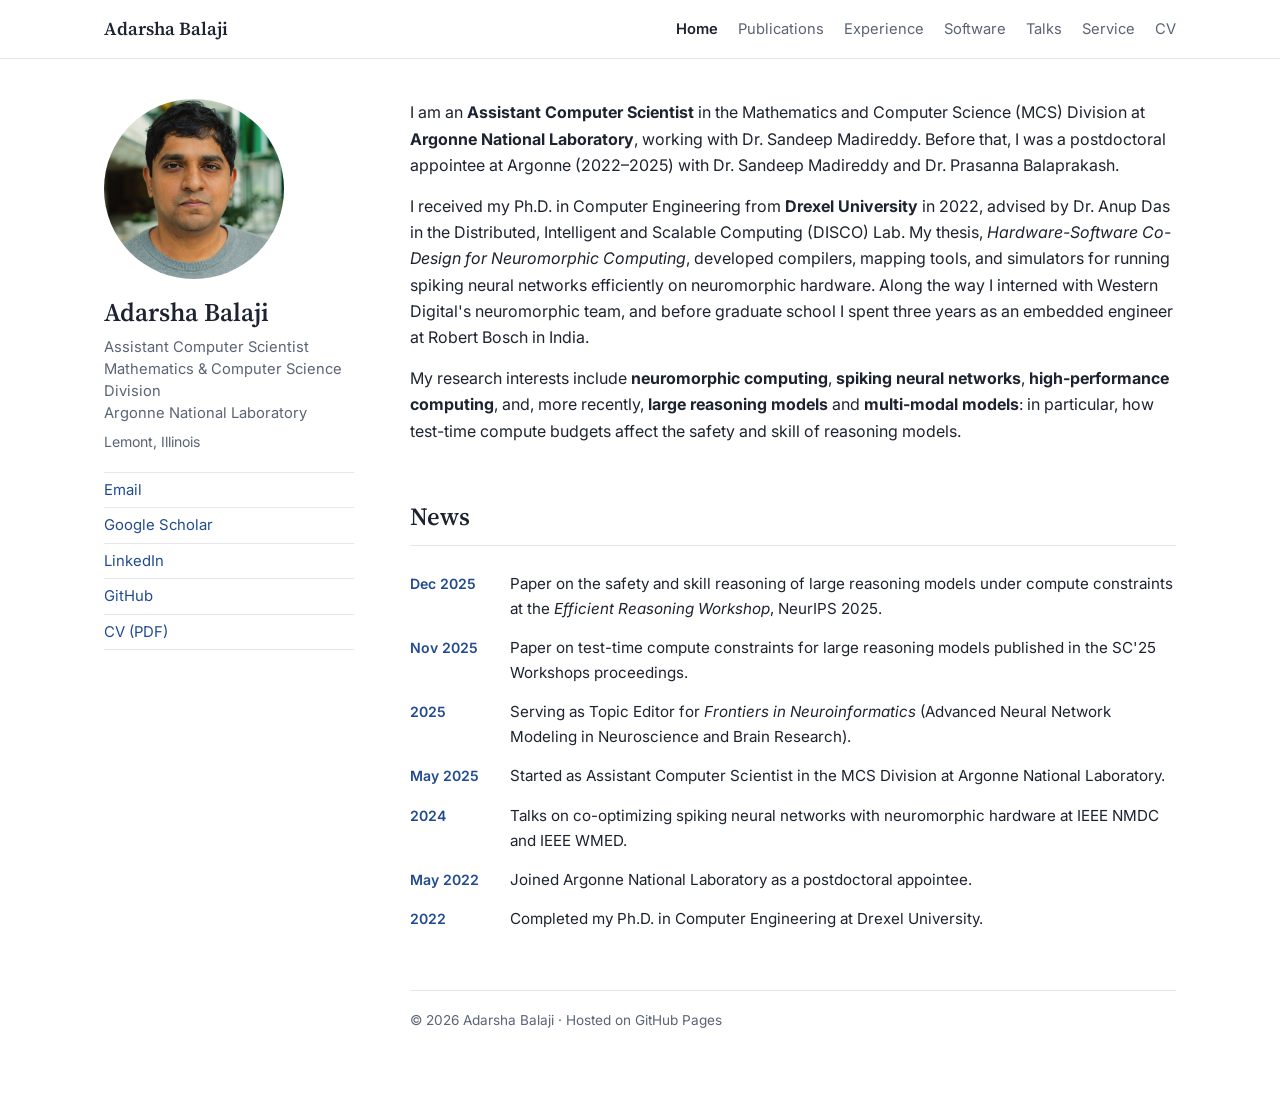
<file: index.html>
<!doctype html>
<html lang="en">
<head>
  <meta charset="utf-8">
  <meta name="viewport" content="width=device-width, initial-scale=1">
  <title>Adarsha Balaji · Argonne National Laboratory</title>
  <meta name="description" content="Adarsha Balaji is an Assistant Computer Scientist at Argonne National Laboratory working on neuromorphic computing, spiking neural networks, HPC, and reasoning models.">
  <meta property="og:title" content="Adarsha Balaji">
  <meta property="og:description" content="Assistant Computer Scientist, Mathematics and Computer Science Division, Argonne National Laboratory.">
  <meta property="og:type" content="website">
  <link rel="icon" href="data:image/svg+xml,<svg xmlns='http://www.w3.org/2000/svg' viewBox='0 0 100 100'><rect width='100' height='100' rx='20' fill='%23224b8f'/><text x='50' y='66' font-size='48' fill='white' text-anchor='middle' font-family='Georgia,serif'>AB</text></svg>">
  <link rel="preconnect" href="https://fonts.googleapis.com">
  <link rel="preconnect" href="https://fonts.gstatic.com" crossorigin>
  <link href="https://fonts.googleapis.com/css2?family=Inter:wght@400;500;600&family=Source+Serif+4:opsz,wght@8..60,500;8..60,600&display=swap" rel="stylesheet">
  <link rel="stylesheet" href="assets/style.css">
</head>
<body>

<header class="topbar">
  <div class="topbar-inner">
    <a class="brand" href="index.html">Adarsha Balaji</a>
    <nav>
      <a href="index.html" class="active">Home</a>
      <a href="publications.html">Publications</a>
      <a href="experience.html">Experience</a>
      <a href="software.html">Software</a>
      <a href="talks.html">Talks</a>
      <a href="service.html">Service</a>
      <a href="assets/cv.pdf" target="_blank" rel="noopener">CV</a>
    </nav>
  </div>
</header>

<main class="layout">

  <aside class="sidebar">
    <div class="avatar">
      <!-- Add your photo as assets/profile.jpg; initials show until then -->
      <img src="assets/profile.jpg" alt="Adarsha Balaji" onerror="this.remove()">
      <span>AB</span>
    </div>
    <h1 class="name">Adarsha Balaji</h1>
    <p class="role">Assistant Computer Scientist<br>Mathematics &amp; Computer Science Division<br>Argonne National Laboratory</p>
    <p class="loc">Lemont, Illinois</p>
    <ul class="links">
      <li><a href="mailto:abalaji@anl.gov">Email</a></li>
      <li><a href="https://scholar.google.com/citations?user=i3QBaGcAAAAJ&amp;hl=en" target="_blank" rel="noopener">Google Scholar</a></li>
      <li><a href="https://www.linkedin.com/in/adarsha-balaji-7386b3107" target="_blank" rel="noopener">LinkedIn</a></li>
      <li><a href="https://github.com/balajiadarsha" target="_blank" rel="noopener">GitHub</a></li>
      <li><a href="assets/cv.pdf" target="_blank" rel="noopener">CV (PDF)</a></li>
    </ul>
  </aside>

  <div class="content">

    <section id="about">
      <p>
        I am an <strong>Assistant Computer Scientist</strong> in the Mathematics and Computer Science (MCS)
        Division at <strong>Argonne National Laboratory</strong>, working with Dr. Sandeep Madireddy.
        Before that, I was a postdoctoral appointee at Argonne (2022–2025) with Dr. Sandeep Madireddy
        and Dr. Prasanna Balaprakash.
      </p>
      <p>
        I received my Ph.D. in Computer Engineering from <strong>Drexel University</strong> in 2022, advised by
        Dr. Anup Das in the Distributed, Intelligent and Scalable Computing (DISCO) Lab. My thesis,
        <em>Hardware-Software Co-Design for Neuromorphic Computing</em>, developed compilers, mapping
        tools, and simulators for running spiking neural networks efficiently on neuromorphic hardware.
        Along the way I interned with Western Digital's neuromorphic team, and before graduate school
        I spent three years as an embedded engineer at Robert Bosch in India.
      </p>
      <p>
        My research interests include <strong>neuromorphic computing</strong>, <strong>spiking neural networks</strong>,
        <strong>high-performance computing</strong>, and, more recently, <strong>large reasoning models</strong> and
        <strong>multi-modal models</strong>: in particular, how test-time compute budgets affect the safety
        and skill of reasoning models.
      </p>
    </section>

    <section id="news">
      <h2>News</h2>
      <ul class="news">
        <li><span class="date">Dec 2025</span> <span>Paper on the safety and skill reasoning of large reasoning models under compute constraints at the <em>Efficient Reasoning Workshop</em>, NeurIPS 2025.</span></li>
        <li><span class="date">Nov 2025</span> <span>Paper on test-time compute constraints for large reasoning models published in the SC'25 Workshops proceedings.</span></li>
        <li><span class="date">2025</span> <span>Serving as Topic Editor for <em>Frontiers in Neuroinformatics</em> (Advanced Neural Network Modeling in Neuroscience and Brain Research).</span></li>
        <li><span class="date">May 2025</span> <span>Started as Assistant Computer Scientist in the MCS Division at Argonne National Laboratory.</span></li>
        <li><span class="date">2024</span> <span>Talks on co-optimizing spiking neural networks with neuromorphic hardware at IEEE NMDC and IEEE WMED.</span></li>
        <li><span class="date">May 2022</span> <span>Joined Argonne National Laboratory as a postdoctoral appointee.</span></li>
        <li><span class="date">2022</span> <span>Completed my Ph.D. in Computer Engineering at Drexel University.</span></li>
      </ul>
    </section>

    <footer class="footer">
      © 2026 Adarsha Balaji · Hosted on GitHub Pages
    </footer>
  </div>
</main>

</body>
</html>
</file>
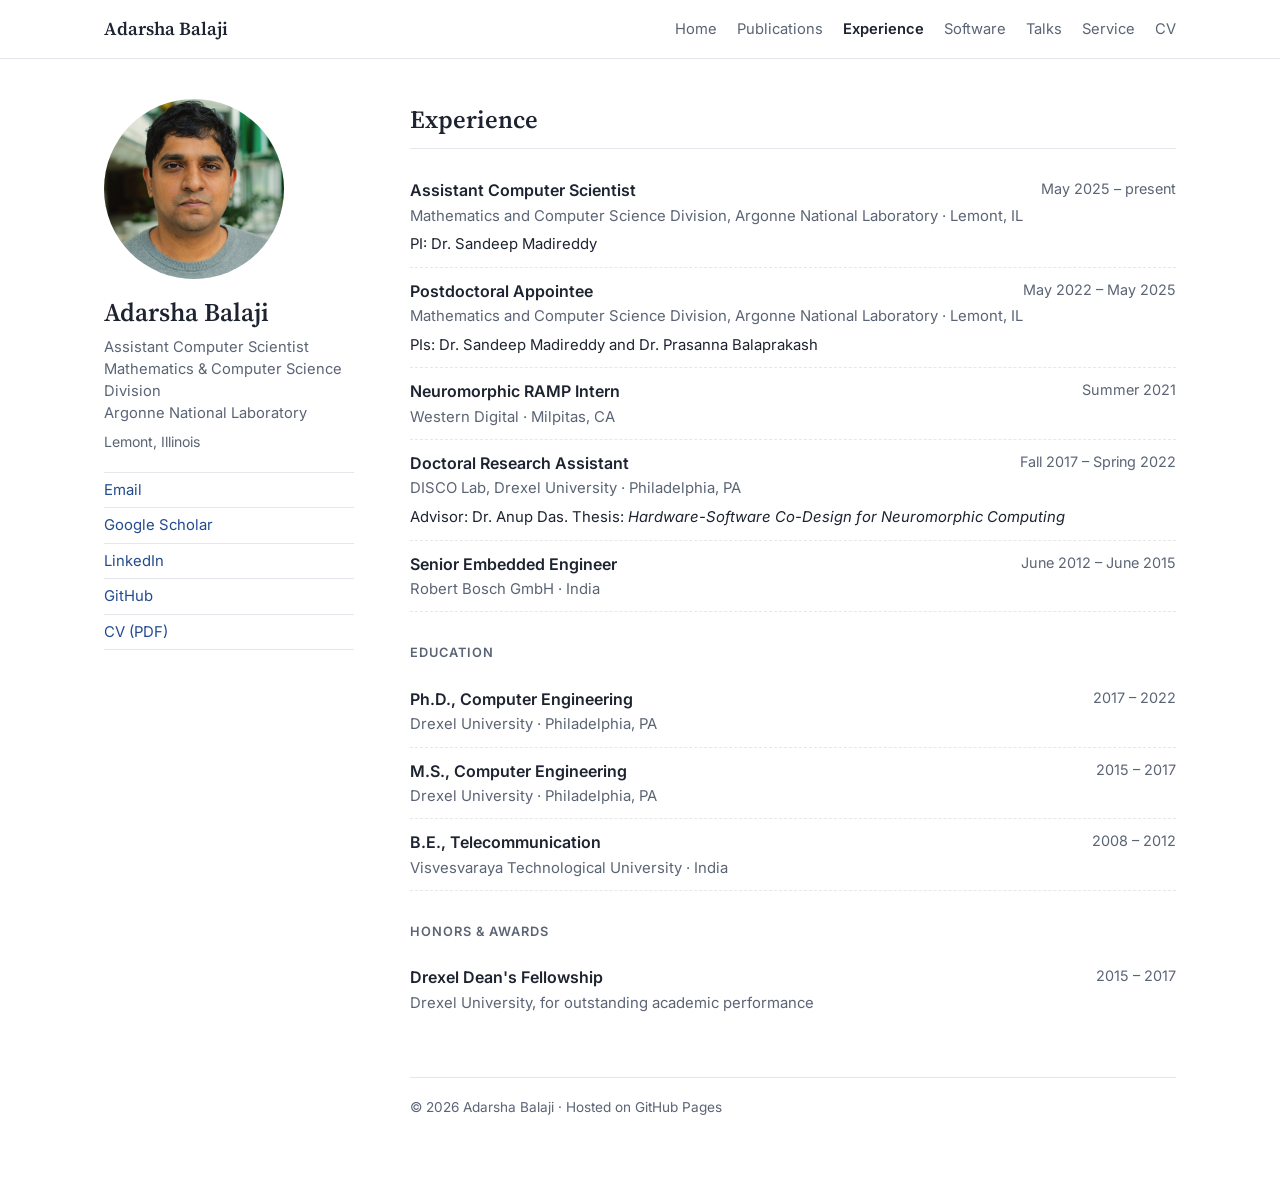
<file: experience.html>
<!doctype html>
<html lang="en">
<head>
  <meta charset="utf-8">
  <meta name="viewport" content="width=device-width, initial-scale=1">
  <title>Experience · Adarsha Balaji</title>
  <meta name="description" content="Adarsha Balaji is an Assistant Computer Scientist at Argonne National Laboratory working on neuromorphic computing, spiking neural networks, HPC, and reasoning models.">
  <meta property="og:title" content="Adarsha Balaji">
  <meta property="og:description" content="Assistant Computer Scientist, Mathematics and Computer Science Division, Argonne National Laboratory.">
  <meta property="og:type" content="website">
  <link rel="icon" href="data:image/svg+xml,<svg xmlns='http://www.w3.org/2000/svg' viewBox='0 0 100 100'><rect width='100' height='100' rx='20' fill='%23224b8f'/><text x='50' y='66' font-size='48' fill='white' text-anchor='middle' font-family='Georgia,serif'>AB</text></svg>">
  <link rel="preconnect" href="https://fonts.googleapis.com">
  <link rel="preconnect" href="https://fonts.gstatic.com" crossorigin>
  <link href="https://fonts.googleapis.com/css2?family=Inter:wght@400;500;600&family=Source+Serif+4:opsz,wght@8..60,500;8..60,600&display=swap" rel="stylesheet">
  <link rel="stylesheet" href="assets/style.css">
</head>
<body>

<header class="topbar">
  <div class="topbar-inner">
    <a class="brand" href="index.html">Adarsha Balaji</a>
    <nav>
      <a href="index.html">Home</a>
      <a href="publications.html">Publications</a>
      <a href="experience.html" class="active">Experience</a>
      <a href="software.html">Software</a>
      <a href="talks.html">Talks</a>
      <a href="service.html">Service</a>
      <a href="assets/cv.pdf" target="_blank" rel="noopener">CV</a>
    </nav>
  </div>
</header>

<main class="layout">

  <aside class="sidebar">
    <div class="avatar">
      <!-- Add your photo as assets/profile.jpg; initials show until then -->
      <img src="assets/profile.jpg" alt="Adarsha Balaji" onerror="this.remove()">
      <span>AB</span>
    </div>
    <h1 class="name">Adarsha Balaji</h1>
    <p class="role">Assistant Computer Scientist<br>Mathematics &amp; Computer Science Division<br>Argonne National Laboratory</p>
    <p class="loc">Lemont, Illinois</p>
    <ul class="links">
      <li><a href="mailto:abalaji@anl.gov">Email</a></li>
      <li><a href="https://scholar.google.com/citations?user=i3QBaGcAAAAJ&amp;hl=en" target="_blank" rel="noopener">Google Scholar</a></li>
      <li><a href="https://www.linkedin.com/in/adarsha-balaji-7386b3107" target="_blank" rel="noopener">LinkedIn</a></li>
      <li><a href="https://github.com/balajiadarsha" target="_blank" rel="noopener">GitHub</a></li>
      <li><a href="assets/cv.pdf" target="_blank" rel="noopener">CV (PDF)</a></li>
    </ul>
  </aside>

  <div class="content">

    <section id="experience">
      <h2>Experience</h2>
      <div class="entry">
        <div class="entry-head"><span class="what">Assistant Computer Scientist</span><span class="when">May 2025 – present</span></div>
        <div class="where">Mathematics and Computer Science Division, Argonne National Laboratory · Lemont, IL</div>
        <div class="detail">PI: Dr. Sandeep Madireddy</div>
      </div>
      <div class="entry">
        <div class="entry-head"><span class="what">Postdoctoral Appointee</span><span class="when">May 2022 – May 2025</span></div>
        <div class="where">Mathematics and Computer Science Division, Argonne National Laboratory · Lemont, IL</div>
        <div class="detail">PIs: Dr. Sandeep Madireddy and Dr. Prasanna Balaprakash</div>
      </div>
      <div class="entry">
        <div class="entry-head"><span class="what">Neuromorphic RAMP Intern</span><span class="when">Summer 2021</span></div>
        <div class="where">Western Digital · Milpitas, CA</div>
      </div>
      <div class="entry">
        <div class="entry-head"><span class="what">Doctoral Research Assistant</span><span class="when">Fall 2017 – Spring 2022</span></div>
        <div class="where">DISCO Lab, Drexel University · Philadelphia, PA</div>
        <div class="detail">Advisor: Dr. Anup Das. Thesis: <em>Hardware-Software Co-Design for Neuromorphic Computing</em></div>
      </div>
      <div class="entry">
        <div class="entry-head"><span class="what">Senior Embedded Engineer</span><span class="when">June 2012 – June 2015</span></div>
        <div class="where">Robert Bosch GmbH · India</div>
      </div>

      <h3>Education</h3>
      <div class="entry">
        <div class="entry-head"><span class="what">Ph.D., Computer Engineering</span><span class="when">2017 – 2022</span></div>
        <div class="where">Drexel University · Philadelphia, PA</div>
      </div>
      <div class="entry">
        <div class="entry-head"><span class="what">M.S., Computer Engineering</span><span class="when">2015 – 2017</span></div>
        <div class="where">Drexel University · Philadelphia, PA</div>
      </div>
      <div class="entry">
        <div class="entry-head"><span class="what">B.E., Telecommunication</span><span class="when">2008 – 2012</span></div>
        <div class="where">Visvesvaraya Technological University · India</div>
      </div>

      <h3>Honors &amp; Awards</h3>
      <div class="entry">
        <div class="entry-head"><span class="what">Drexel Dean's Fellowship</span><span class="when">2015 – 2017</span></div>
        <div class="where">Drexel University, for outstanding academic performance</div>
      </div>
    </section>

    <footer class="footer">
      © 2026 Adarsha Balaji · Hosted on GitHub Pages
    </footer>
  </div>
</main>

</body>
</html>
</file>
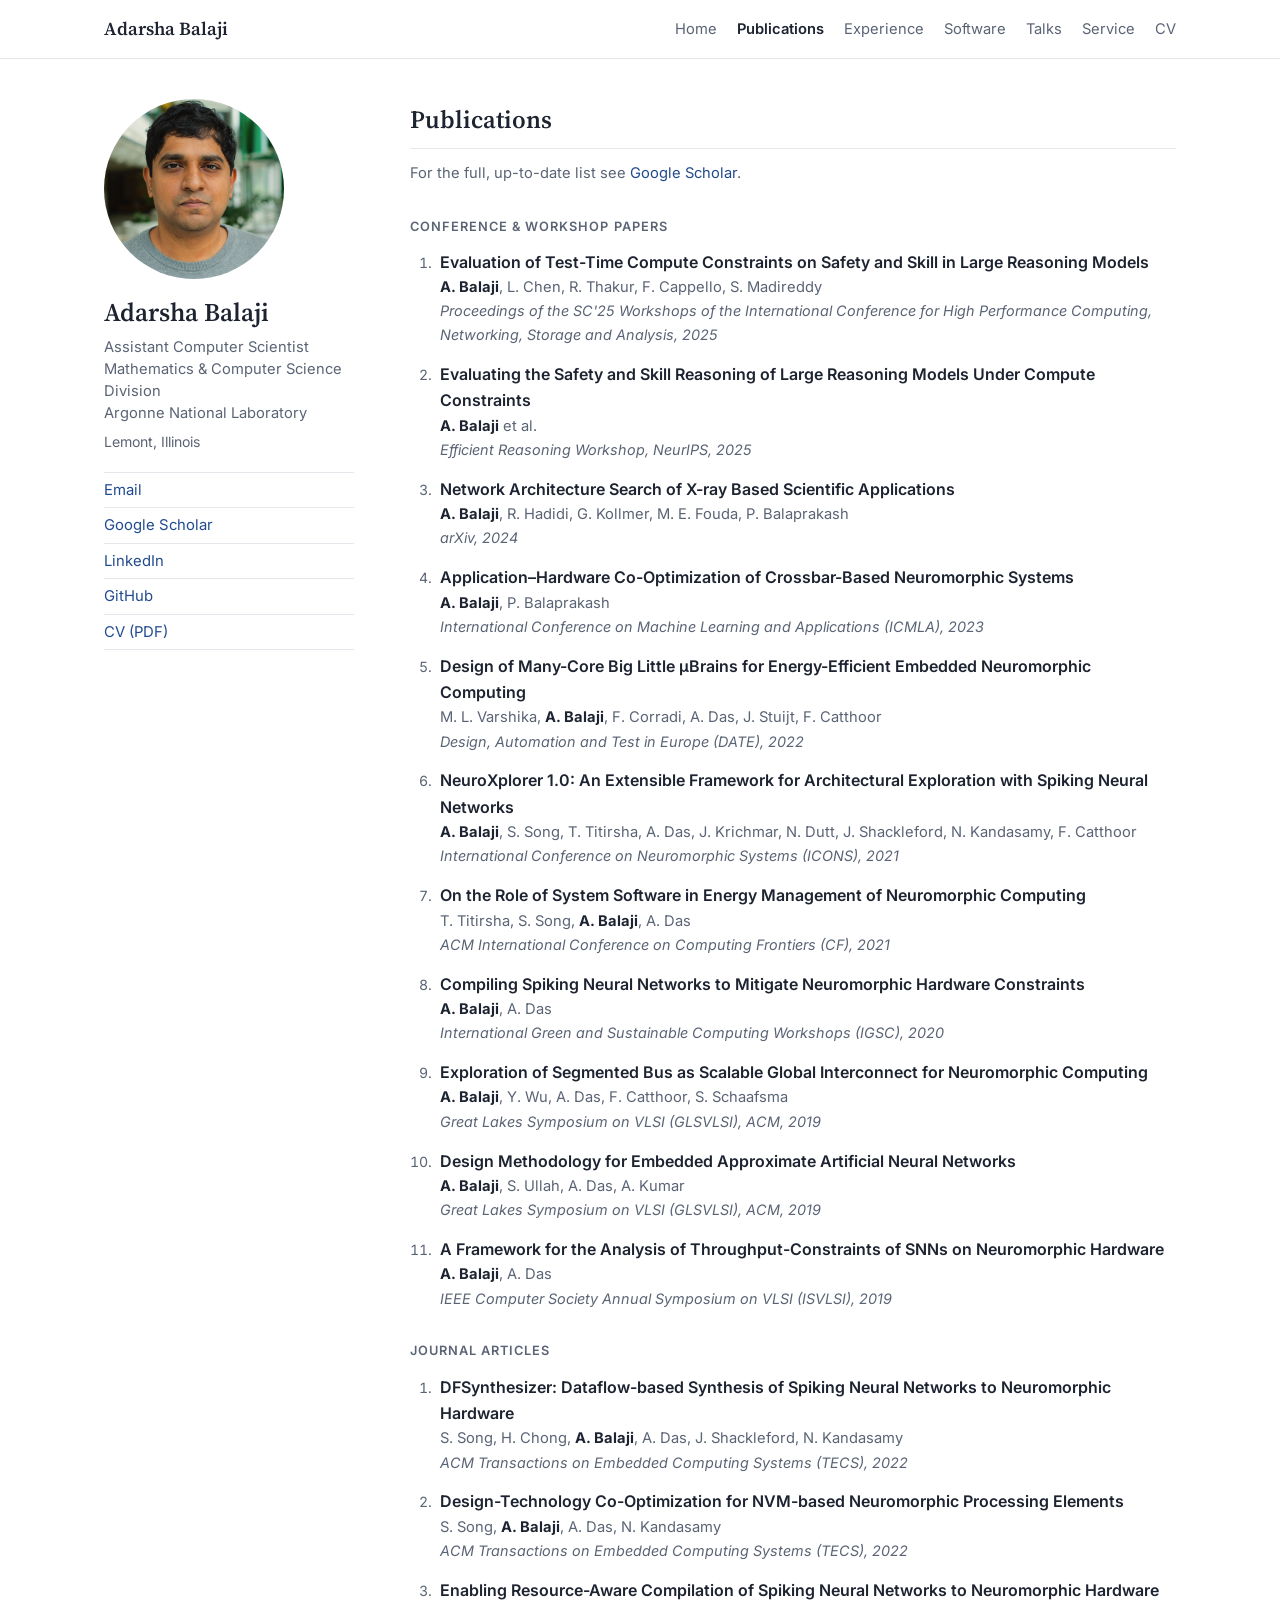
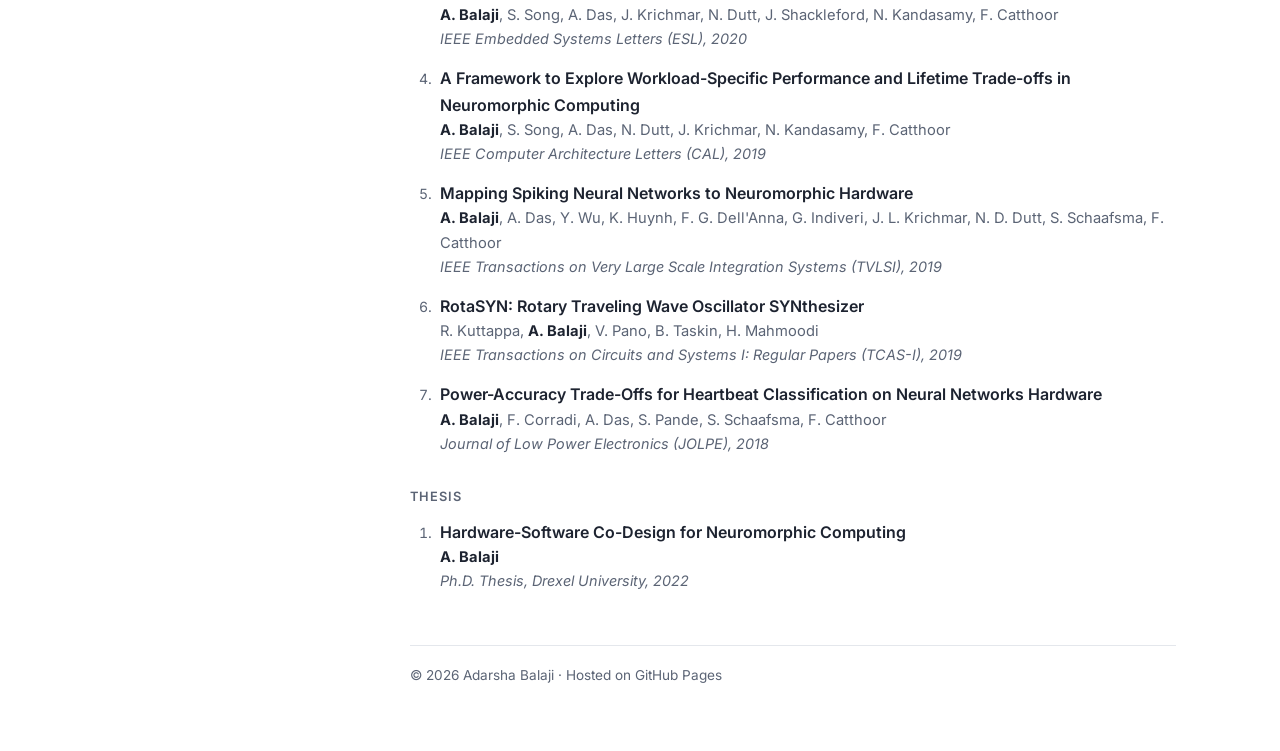
<file: publications.html>
<!doctype html>
<html lang="en">
<head>
  <meta charset="utf-8">
  <meta name="viewport" content="width=device-width, initial-scale=1">
  <title>Publications · Adarsha Balaji</title>
  <meta name="description" content="Adarsha Balaji is an Assistant Computer Scientist at Argonne National Laboratory working on neuromorphic computing, spiking neural networks, HPC, and reasoning models.">
  <meta property="og:title" content="Adarsha Balaji">
  <meta property="og:description" content="Assistant Computer Scientist, Mathematics and Computer Science Division, Argonne National Laboratory.">
  <meta property="og:type" content="website">
  <link rel="icon" href="data:image/svg+xml,<svg xmlns='http://www.w3.org/2000/svg' viewBox='0 0 100 100'><rect width='100' height='100' rx='20' fill='%23224b8f'/><text x='50' y='66' font-size='48' fill='white' text-anchor='middle' font-family='Georgia,serif'>AB</text></svg>">
  <link rel="preconnect" href="https://fonts.googleapis.com">
  <link rel="preconnect" href="https://fonts.gstatic.com" crossorigin>
  <link href="https://fonts.googleapis.com/css2?family=Inter:wght@400;500;600&family=Source+Serif+4:opsz,wght@8..60,500;8..60,600&display=swap" rel="stylesheet">
  <link rel="stylesheet" href="assets/style.css">
</head>
<body>

<header class="topbar">
  <div class="topbar-inner">
    <a class="brand" href="index.html">Adarsha Balaji</a>
    <nav>
      <a href="index.html">Home</a>
      <a href="publications.html" class="active">Publications</a>
      <a href="experience.html">Experience</a>
      <a href="software.html">Software</a>
      <a href="talks.html">Talks</a>
      <a href="service.html">Service</a>
      <a href="assets/cv.pdf" target="_blank" rel="noopener">CV</a>
    </nav>
  </div>
</header>

<main class="layout">

  <aside class="sidebar">
    <div class="avatar">
      <!-- Add your photo as assets/profile.jpg; initials show until then -->
      <img src="assets/profile.jpg" alt="Adarsha Balaji" onerror="this.remove()">
      <span>AB</span>
    </div>
    <h1 class="name">Adarsha Balaji</h1>
    <p class="role">Assistant Computer Scientist<br>Mathematics &amp; Computer Science Division<br>Argonne National Laboratory</p>
    <p class="loc">Lemont, Illinois</p>
    <ul class="links">
      <li><a href="mailto:abalaji@anl.gov">Email</a></li>
      <li><a href="https://scholar.google.com/citations?user=i3QBaGcAAAAJ&amp;hl=en" target="_blank" rel="noopener">Google Scholar</a></li>
      <li><a href="https://www.linkedin.com/in/adarsha-balaji-7386b3107" target="_blank" rel="noopener">LinkedIn</a></li>
      <li><a href="https://github.com/balajiadarsha" target="_blank" rel="noopener">GitHub</a></li>
      <li><a href="assets/cv.pdf" target="_blank" rel="noopener">CV (PDF)</a></li>
    </ul>
  </aside>

  <div class="content">

    <section id="publications">
      <h2>Publications</h2>
      <p class="note">For the full, up-to-date list see <a href="https://scholar.google.com/citations?user=i3QBaGcAAAAJ&amp;hl=en" target="_blank" rel="noopener">Google Scholar</a>.</p>

      <h3>Conference &amp; Workshop Papers</h3>
      <ol class="pubs">
        <li>
          <span class="title">Evaluation of Test-Time Compute Constraints on Safety and Skill in Large Reasoning Models</span>
          <span class="authors"><b>A. Balaji</b>, L. Chen, R. Thakur, F. Cappello, S. Madireddy</span>
          <span class="venue">Proceedings of the SC'25 Workshops of the International Conference for High Performance Computing, Networking, Storage and Analysis, 2025</span>
        </li>
        <li>
          <span class="title">Evaluating the Safety and Skill Reasoning of Large Reasoning Models Under Compute Constraints</span>
          <span class="authors"><b>A. Balaji</b> et al.</span>
          <span class="venue">Efficient Reasoning Workshop, NeurIPS, 2025</span>
        </li>
        <li>
          <span class="title">Network Architecture Search of X-ray Based Scientific Applications</span>
          <span class="authors"><b>A. Balaji</b>, R. Hadidi, G. Kollmer, M. E. Fouda, P. Balaprakash</span>
          <span class="venue">arXiv, 2024</span>
        </li>
        <li>
          <span class="title">Application–Hardware Co-Optimization of Crossbar-Based Neuromorphic Systems</span>
          <span class="authors"><b>A. Balaji</b>, P. Balaprakash</span>
          <span class="venue">International Conference on Machine Learning and Applications (ICMLA), 2023</span>
        </li>
        <li>
          <span class="title">Design of Many-Core Big Little µBrains for Energy-Efficient Embedded Neuromorphic Computing</span>
          <span class="authors">M. L. Varshika, <b>A. Balaji</b>, F. Corradi, A. Das, J. Stuijt, F. Catthoor</span>
          <span class="venue">Design, Automation and Test in Europe (DATE), 2022</span>
        </li>
        <li>
          <span class="title">NeuroXplorer 1.0: An Extensible Framework for Architectural Exploration with Spiking Neural Networks</span>
          <span class="authors"><b>A. Balaji</b>, S. Song, T. Titirsha, A. Das, J. Krichmar, N. Dutt, J. Shackleford, N. Kandasamy, F. Catthoor</span>
          <span class="venue">International Conference on Neuromorphic Systems (ICONS), 2021</span>
        </li>
        <li>
          <span class="title">On the Role of System Software in Energy Management of Neuromorphic Computing</span>
          <span class="authors">T. Titirsha, S. Song, <b>A. Balaji</b>, A. Das</span>
          <span class="venue">ACM International Conference on Computing Frontiers (CF), 2021</span>
        </li>
        <li>
          <span class="title">Compiling Spiking Neural Networks to Mitigate Neuromorphic Hardware Constraints</span>
          <span class="authors"><b>A. Balaji</b>, A. Das</span>
          <span class="venue">International Green and Sustainable Computing Workshops (IGSC), 2020</span>
        </li>
        <li>
          <span class="title">Exploration of Segmented Bus as Scalable Global Interconnect for Neuromorphic Computing</span>
          <span class="authors"><b>A. Balaji</b>, Y. Wu, A. Das, F. Catthoor, S. Schaafsma</span>
          <span class="venue">Great Lakes Symposium on VLSI (GLSVLSI), ACM, 2019</span>
        </li>
        <li>
          <span class="title">Design Methodology for Embedded Approximate Artificial Neural Networks</span>
          <span class="authors"><b>A. Balaji</b>, S. Ullah, A. Das, A. Kumar</span>
          <span class="venue">Great Lakes Symposium on VLSI (GLSVLSI), ACM, 2019</span>
        </li>
        <li>
          <span class="title">A Framework for the Analysis of Throughput-Constraints of SNNs on Neuromorphic Hardware</span>
          <span class="authors"><b>A. Balaji</b>, A. Das</span>
          <span class="venue">IEEE Computer Society Annual Symposium on VLSI (ISVLSI), 2019</span>
        </li>
      </ol>

      <h3>Journal Articles</h3>
      <ol class="pubs">
        <li>
          <span class="title">DFSynthesizer: Dataflow-based Synthesis of Spiking Neural Networks to Neuromorphic Hardware</span>
          <span class="authors">S. Song, H. Chong, <b>A. Balaji</b>, A. Das, J. Shackleford, N. Kandasamy</span>
          <span class="venue">ACM Transactions on Embedded Computing Systems (TECS), 2022</span>
        </li>
        <li>
          <span class="title">Design-Technology Co-Optimization for NVM-based Neuromorphic Processing Elements</span>
          <span class="authors">S. Song, <b>A. Balaji</b>, A. Das, N. Kandasamy</span>
          <span class="venue">ACM Transactions on Embedded Computing Systems (TECS), 2022</span>
        </li>
        <li>
          <span class="title">Enabling Resource-Aware Compilation of Spiking Neural Networks to Neuromorphic Hardware</span>
          <span class="authors"><b>A. Balaji</b>, S. Song, A. Das, J. Krichmar, N. Dutt, J. Shackleford, N. Kandasamy, F. Catthoor</span>
          <span class="venue">IEEE Embedded Systems Letters (ESL), 2020</span>
        </li>
        <li>
          <span class="title">A Framework to Explore Workload-Specific Performance and Lifetime Trade-offs in Neuromorphic Computing</span>
          <span class="authors"><b>A. Balaji</b>, S. Song, A. Das, N. Dutt, J. Krichmar, N. Kandasamy, F. Catthoor</span>
          <span class="venue">IEEE Computer Architecture Letters (CAL), 2019</span>
        </li>
        <li>
          <span class="title">Mapping Spiking Neural Networks to Neuromorphic Hardware</span>
          <span class="authors"><b>A. Balaji</b>, A. Das, Y. Wu, K. Huynh, F. G. Dell'Anna, G. Indiveri, J. L. Krichmar, N. D. Dutt, S. Schaafsma, F. Catthoor</span>
          <span class="venue">IEEE Transactions on Very Large Scale Integration Systems (TVLSI), 2019</span>
        </li>
        <li>
          <span class="title">RotaSYN: Rotary Traveling Wave Oscillator SYNthesizer</span>
          <span class="authors">R. Kuttappa, <b>A. Balaji</b>, V. Pano, B. Taskin, H. Mahmoodi</span>
          <span class="venue">IEEE Transactions on Circuits and Systems I: Regular Papers (TCAS-I), 2019</span>
        </li>
        <li>
          <span class="title">Power-Accuracy Trade-Offs for Heartbeat Classification on Neural Networks Hardware</span>
          <span class="authors"><b>A. Balaji</b>, F. Corradi, A. Das, S. Pande, S. Schaafsma, F. Catthoor</span>
          <span class="venue">Journal of Low Power Electronics (JOLPE), 2018</span>
        </li>
      </ol>

      <h3>Thesis</h3>
      <ol class="pubs">
        <li>
          <span class="title">Hardware-Software Co-Design for Neuromorphic Computing</span>
          <span class="authors"><b>A. Balaji</b></span>
          <span class="venue">Ph.D. Thesis, Drexel University, 2022</span>
        </li>
      </ol>
    </section>

    <footer class="footer">
      © 2026 Adarsha Balaji · Hosted on GitHub Pages
    </footer>
  </div>
</main>

</body>
</html>
</file>
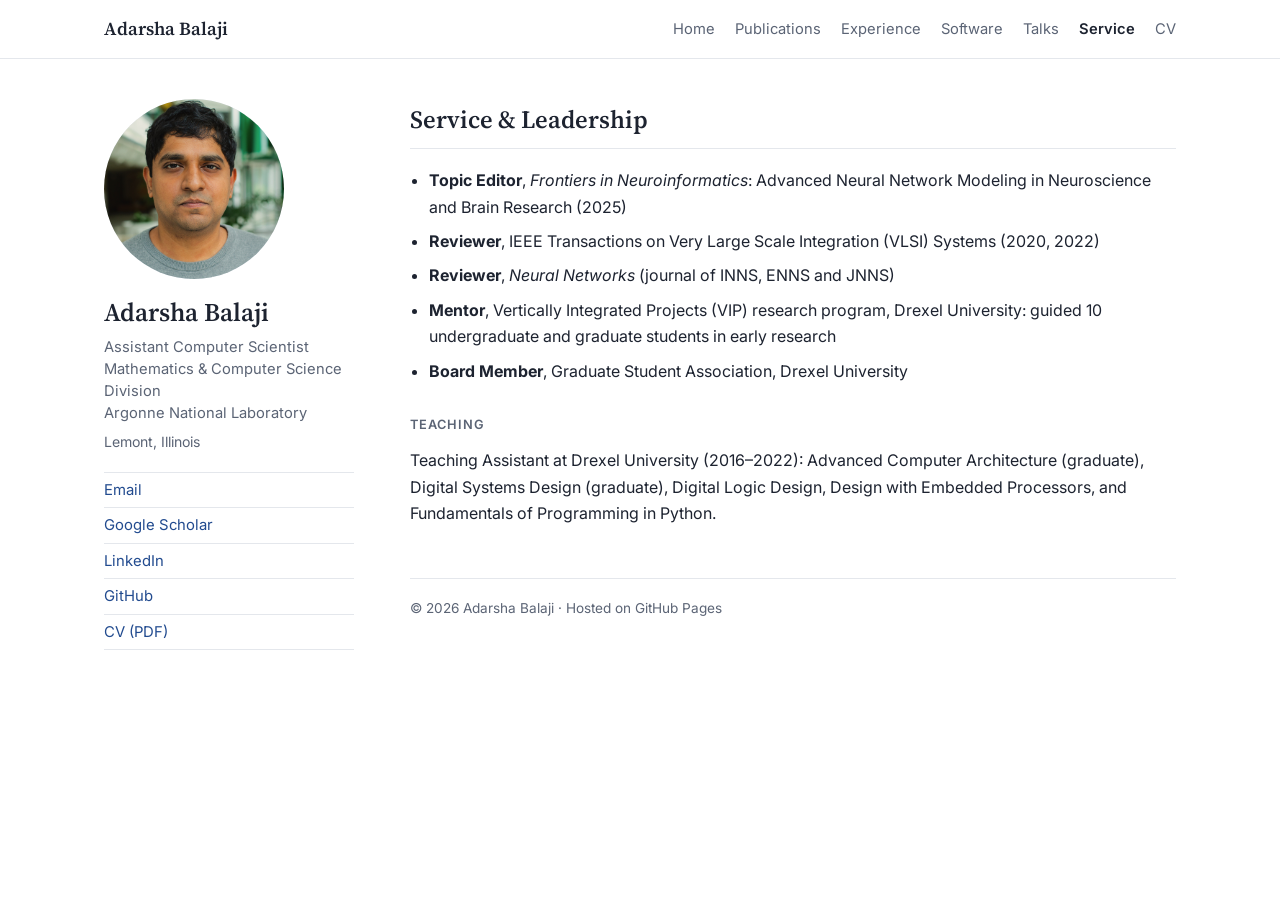
<file: service.html>
<!doctype html>
<html lang="en">
<head>
  <meta charset="utf-8">
  <meta name="viewport" content="width=device-width, initial-scale=1">
  <title>Service · Adarsha Balaji</title>
  <meta name="description" content="Adarsha Balaji is an Assistant Computer Scientist at Argonne National Laboratory working on neuromorphic computing, spiking neural networks, HPC, and reasoning models.">
  <meta property="og:title" content="Adarsha Balaji">
  <meta property="og:description" content="Assistant Computer Scientist, Mathematics and Computer Science Division, Argonne National Laboratory.">
  <meta property="og:type" content="website">
  <link rel="icon" href="data:image/svg+xml,<svg xmlns='http://www.w3.org/2000/svg' viewBox='0 0 100 100'><rect width='100' height='100' rx='20' fill='%23224b8f'/><text x='50' y='66' font-size='48' fill='white' text-anchor='middle' font-family='Georgia,serif'>AB</text></svg>">
  <link rel="preconnect" href="https://fonts.googleapis.com">
  <link rel="preconnect" href="https://fonts.gstatic.com" crossorigin>
  <link href="https://fonts.googleapis.com/css2?family=Inter:wght@400;500;600&family=Source+Serif+4:opsz,wght@8..60,500;8..60,600&display=swap" rel="stylesheet">
  <link rel="stylesheet" href="assets/style.css">
</head>
<body>

<header class="topbar">
  <div class="topbar-inner">
    <a class="brand" href="index.html">Adarsha Balaji</a>
    <nav>
      <a href="index.html">Home</a>
      <a href="publications.html">Publications</a>
      <a href="experience.html">Experience</a>
      <a href="software.html">Software</a>
      <a href="talks.html">Talks</a>
      <a href="service.html" class="active">Service</a>
      <a href="assets/cv.pdf" target="_blank" rel="noopener">CV</a>
    </nav>
  </div>
</header>

<main class="layout">

  <aside class="sidebar">
    <div class="avatar">
      <!-- Add your photo as assets/profile.jpg; initials show until then -->
      <img src="assets/profile.jpg" alt="Adarsha Balaji" onerror="this.remove()">
      <span>AB</span>
    </div>
    <h1 class="name">Adarsha Balaji</h1>
    <p class="role">Assistant Computer Scientist<br>Mathematics &amp; Computer Science Division<br>Argonne National Laboratory</p>
    <p class="loc">Lemont, Illinois</p>
    <ul class="links">
      <li><a href="mailto:abalaji@anl.gov">Email</a></li>
      <li><a href="https://scholar.google.com/citations?user=i3QBaGcAAAAJ&amp;hl=en" target="_blank" rel="noopener">Google Scholar</a></li>
      <li><a href="https://www.linkedin.com/in/adarsha-balaji-7386b3107" target="_blank" rel="noopener">LinkedIn</a></li>
      <li><a href="https://github.com/balajiadarsha" target="_blank" rel="noopener">GitHub</a></li>
      <li><a href="assets/cv.pdf" target="_blank" rel="noopener">CV (PDF)</a></li>
    </ul>
  </aside>

  <div class="content">

    <section id="service">
      <h2>Service &amp; Leadership</h2>
      <ul class="plain">
        <li><b>Topic Editor</b>, <em>Frontiers in Neuroinformatics</em>: Advanced Neural Network Modeling in Neuroscience and Brain Research (2025)</li>
        <li><b>Reviewer</b>, IEEE Transactions on Very Large Scale Integration (VLSI) Systems (2020, 2022)</li>
        <li><b>Reviewer</b>, <em>Neural Networks</em> (journal of INNS, ENNS and JNNS)</li>
        <li><b>Mentor</b>, Vertically Integrated Projects (VIP) research program, Drexel University: guided 10 undergraduate and graduate students in early research</li>
        <li><b>Board Member</b>, Graduate Student Association, Drexel University</li>
      </ul>

      <h3>Teaching</h3>
      <p class="plain-p">Teaching Assistant at Drexel University (2016–2022): Advanced Computer Architecture (graduate), Digital Systems Design (graduate), Digital Logic Design, Design with Embedded Processors, and Fundamentals of Programming in Python.</p>
    </section>

    <footer class="footer">
      © 2026 Adarsha Balaji · Hosted on GitHub Pages
    </footer>
  </div>
</main>

</body>
</html>
</file>
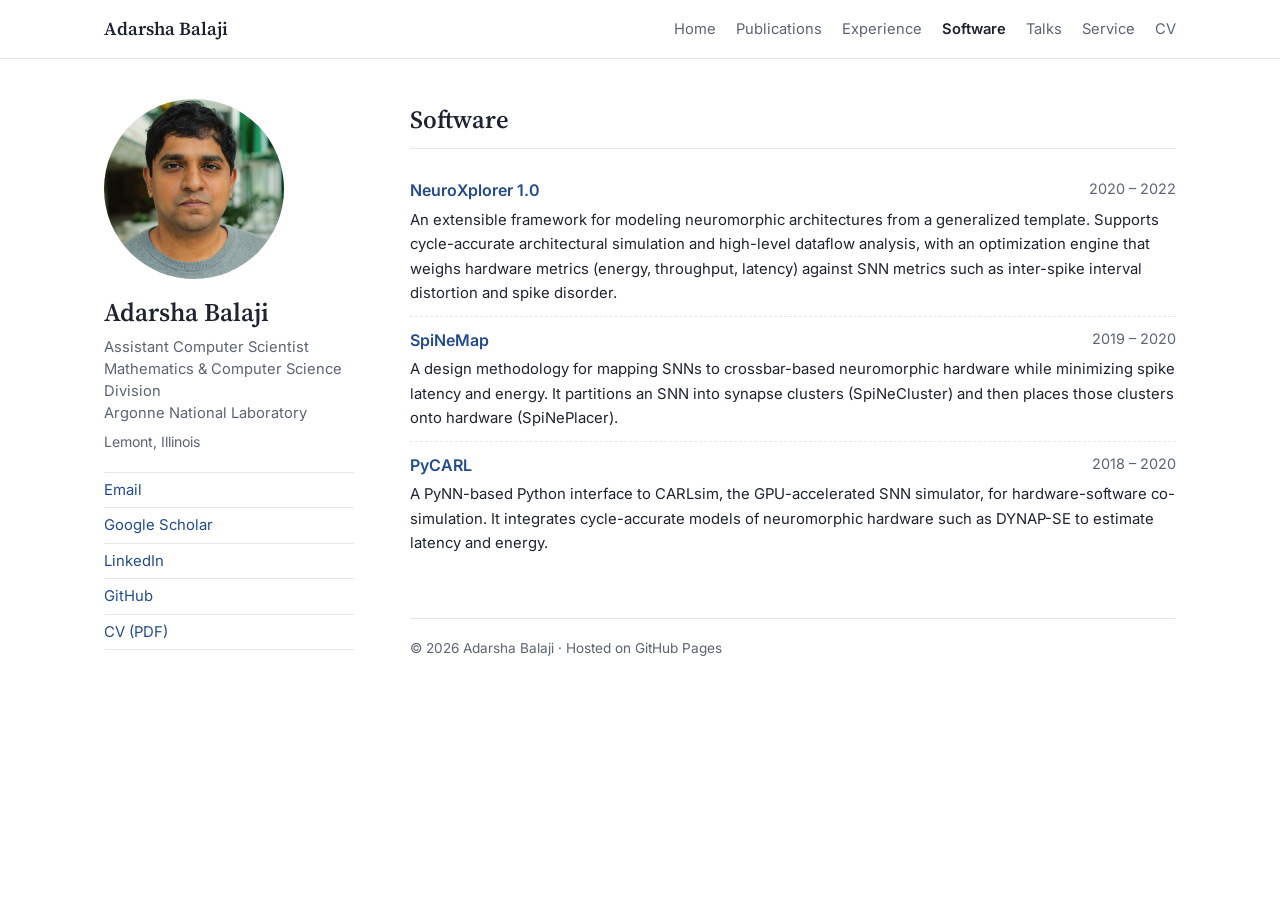
<file: software.html>
<!doctype html>
<html lang="en">
<head>
  <meta charset="utf-8">
  <meta name="viewport" content="width=device-width, initial-scale=1">
  <title>Software · Adarsha Balaji</title>
  <meta name="description" content="Adarsha Balaji is an Assistant Computer Scientist at Argonne National Laboratory working on neuromorphic computing, spiking neural networks, HPC, and reasoning models.">
  <meta property="og:title" content="Adarsha Balaji">
  <meta property="og:description" content="Assistant Computer Scientist, Mathematics and Computer Science Division, Argonne National Laboratory.">
  <meta property="og:type" content="website">
  <link rel="icon" href="data:image/svg+xml,<svg xmlns='http://www.w3.org/2000/svg' viewBox='0 0 100 100'><rect width='100' height='100' rx='20' fill='%23224b8f'/><text x='50' y='66' font-size='48' fill='white' text-anchor='middle' font-family='Georgia,serif'>AB</text></svg>">
  <link rel="preconnect" href="https://fonts.googleapis.com">
  <link rel="preconnect" href="https://fonts.gstatic.com" crossorigin>
  <link href="https://fonts.googleapis.com/css2?family=Inter:wght@400;500;600&family=Source+Serif+4:opsz,wght@8..60,500;8..60,600&display=swap" rel="stylesheet">
  <link rel="stylesheet" href="assets/style.css">
</head>
<body>

<header class="topbar">
  <div class="topbar-inner">
    <a class="brand" href="index.html">Adarsha Balaji</a>
    <nav>
      <a href="index.html">Home</a>
      <a href="publications.html">Publications</a>
      <a href="experience.html">Experience</a>
      <a href="software.html" class="active">Software</a>
      <a href="talks.html">Talks</a>
      <a href="service.html">Service</a>
      <a href="assets/cv.pdf" target="_blank" rel="noopener">CV</a>
    </nav>
  </div>
</header>

<main class="layout">

  <aside class="sidebar">
    <div class="avatar">
      <!-- Add your photo as assets/profile.jpg; initials show until then -->
      <img src="assets/profile.jpg" alt="Adarsha Balaji" onerror="this.remove()">
      <span>AB</span>
    </div>
    <h1 class="name">Adarsha Balaji</h1>
    <p class="role">Assistant Computer Scientist<br>Mathematics &amp; Computer Science Division<br>Argonne National Laboratory</p>
    <p class="loc">Lemont, Illinois</p>
    <ul class="links">
      <li><a href="mailto:abalaji@anl.gov">Email</a></li>
      <li><a href="https://scholar.google.com/citations?user=i3QBaGcAAAAJ&amp;hl=en" target="_blank" rel="noopener">Google Scholar</a></li>
      <li><a href="https://www.linkedin.com/in/adarsha-balaji-7386b3107" target="_blank" rel="noopener">LinkedIn</a></li>
      <li><a href="https://github.com/balajiadarsha" target="_blank" rel="noopener">GitHub</a></li>
      <li><a href="assets/cv.pdf" target="_blank" rel="noopener">CV (PDF)</a></li>
    </ul>
  </aside>

  <div class="content">

    <section id="software">
      <h2>Software</h2>
      <div class="entry">
        <div class="entry-head"><span class="what"><a href="https://github.com/drexel-DISCO/NeuroXplorer" target="_blank" rel="noopener">NeuroXplorer 1.0</a></span><span class="when">2020 – 2022</span></div>
        <div class="detail">An extensible framework for modeling neuromorphic architectures from a generalized template. Supports cycle-accurate architectural simulation and high-level dataflow analysis, with an optimization engine that weighs hardware metrics (energy, throughput, latency) against SNN metrics such as inter-spike interval distortion and spike disorder.</div>
      </div>
      <div class="entry">
        <div class="entry-head"><span class="what"><a href="https://github.com/drexel-DISCO/SpiNeMap" target="_blank" rel="noopener">SpiNeMap</a></span><span class="when">2019 – 2020</span></div>
        <div class="detail">A design methodology for mapping SNNs to crossbar-based neuromorphic hardware while minimizing spike latency and energy. It partitions an SNN into synapse clusters (SpiNeCluster) and then places those clusters onto hardware (SpiNePlacer).</div>
      </div>
      <div class="entry">
        <div class="entry-head"><span class="what"><a href="https://github.com/adarshabalaji/PyCARL" target="_blank" rel="noopener">PyCARL</a></span><span class="when">2018 – 2020</span></div>
        <div class="detail">A PyNN-based Python interface to CARLsim, the GPU-accelerated SNN simulator, for hardware-software co-simulation. It integrates cycle-accurate models of neuromorphic hardware such as DYNAP-SE to estimate latency and energy.</div>
      </div>
    </section>

    <footer class="footer">
      © 2026 Adarsha Balaji · Hosted on GitHub Pages
    </footer>
  </div>
</main>

</body>
</html>
</file>
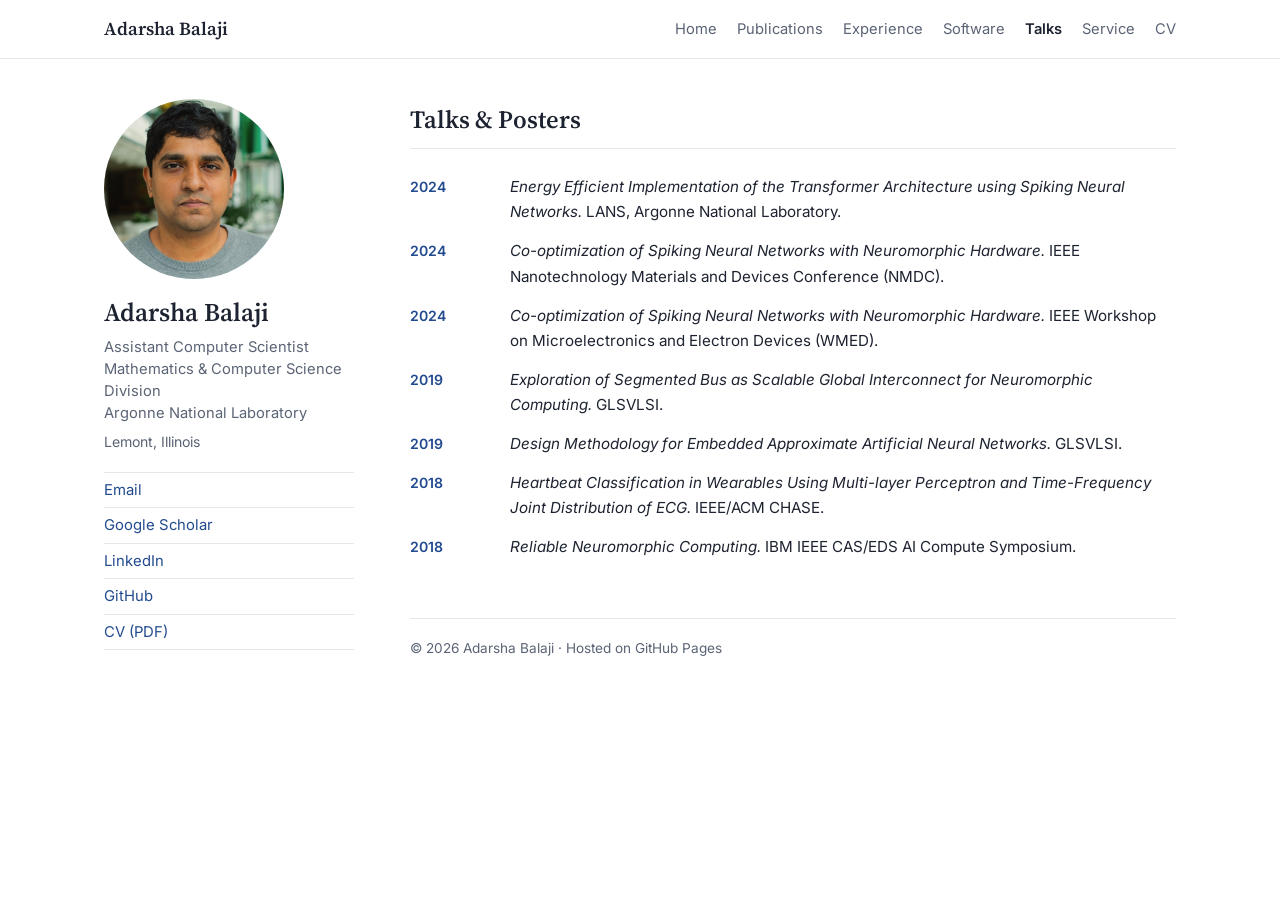
<file: talks.html>
<!doctype html>
<html lang="en">
<head>
  <meta charset="utf-8">
  <meta name="viewport" content="width=device-width, initial-scale=1">
  <title>Talks · Adarsha Balaji</title>
  <meta name="description" content="Adarsha Balaji is an Assistant Computer Scientist at Argonne National Laboratory working on neuromorphic computing, spiking neural networks, HPC, and reasoning models.">
  <meta property="og:title" content="Adarsha Balaji">
  <meta property="og:description" content="Assistant Computer Scientist, Mathematics and Computer Science Division, Argonne National Laboratory.">
  <meta property="og:type" content="website">
  <link rel="icon" href="data:image/svg+xml,<svg xmlns='http://www.w3.org/2000/svg' viewBox='0 0 100 100'><rect width='100' height='100' rx='20' fill='%23224b8f'/><text x='50' y='66' font-size='48' fill='white' text-anchor='middle' font-family='Georgia,serif'>AB</text></svg>">
  <link rel="preconnect" href="https://fonts.googleapis.com">
  <link rel="preconnect" href="https://fonts.gstatic.com" crossorigin>
  <link href="https://fonts.googleapis.com/css2?family=Inter:wght@400;500;600&family=Source+Serif+4:opsz,wght@8..60,500;8..60,600&display=swap" rel="stylesheet">
  <link rel="stylesheet" href="assets/style.css">
</head>
<body>

<header class="topbar">
  <div class="topbar-inner">
    <a class="brand" href="index.html">Adarsha Balaji</a>
    <nav>
      <a href="index.html">Home</a>
      <a href="publications.html">Publications</a>
      <a href="experience.html">Experience</a>
      <a href="software.html">Software</a>
      <a href="talks.html" class="active">Talks</a>
      <a href="service.html">Service</a>
      <a href="assets/cv.pdf" target="_blank" rel="noopener">CV</a>
    </nav>
  </div>
</header>

<main class="layout">

  <aside class="sidebar">
    <div class="avatar">
      <!-- Add your photo as assets/profile.jpg; initials show until then -->
      <img src="assets/profile.jpg" alt="Adarsha Balaji" onerror="this.remove()">
      <span>AB</span>
    </div>
    <h1 class="name">Adarsha Balaji</h1>
    <p class="role">Assistant Computer Scientist<br>Mathematics &amp; Computer Science Division<br>Argonne National Laboratory</p>
    <p class="loc">Lemont, Illinois</p>
    <ul class="links">
      <li><a href="mailto:abalaji@anl.gov">Email</a></li>
      <li><a href="https://scholar.google.com/citations?user=i3QBaGcAAAAJ&amp;hl=en" target="_blank" rel="noopener">Google Scholar</a></li>
      <li><a href="https://www.linkedin.com/in/adarsha-balaji-7386b3107" target="_blank" rel="noopener">LinkedIn</a></li>
      <li><a href="https://github.com/balajiadarsha" target="_blank" rel="noopener">GitHub</a></li>
      <li><a href="assets/cv.pdf" target="_blank" rel="noopener">CV (PDF)</a></li>
    </ul>
  </aside>

  <div class="content">

    <section id="talks">
      <h2>Talks &amp; Posters</h2>
      <ul class="talks">
        <li><span class="date">2024</span> <span><em>Energy Efficient Implementation of the Transformer Architecture using Spiking Neural Networks.</em> LANS, Argonne National Laboratory.</span></li>
        <li><span class="date">2024</span> <span><em>Co-optimization of Spiking Neural Networks with Neuromorphic Hardware.</em> IEEE Nanotechnology Materials and Devices Conference (NMDC).</span></li>
        <li><span class="date">2024</span> <span><em>Co-optimization of Spiking Neural Networks with Neuromorphic Hardware.</em> IEEE Workshop on Microelectronics and Electron Devices (WMED).</span></li>
        <li><span class="date">2019</span> <span><em>Exploration of Segmented Bus as Scalable Global Interconnect for Neuromorphic Computing.</em> GLSVLSI.</span></li>
        <li><span class="date">2019</span> <span><em>Design Methodology for Embedded Approximate Artificial Neural Networks.</em> GLSVLSI.</span></li>
        <li><span class="date">2018</span> <span><em>Heartbeat Classification in Wearables Using Multi-layer Perceptron and Time-Frequency Joint Distribution of ECG.</em> IEEE/ACM CHASE.</span></li>
        <li><span class="date">2018</span> <span><em>Reliable Neuromorphic Computing.</em> IBM IEEE CAS/EDS AI Compute Symposium.</span></li>
      </ul>
    </section>

    <footer class="footer">
      © 2026 Adarsha Balaji · Hosted on GitHub Pages
    </footer>
  </div>
</main>

</body>
</html>
</file>
<file: assets/style.css>
/* ---------- Theme ---------- */
:root {
  --bg: #ffffff;
  --bg-soft: #f6f7f9;
  --text: #1d2330;
  --muted: #5b6475;
  --line: #e4e7ec;
  --accent: #224b8f;
  --accent-soft: #e8eef8;
  --serif: "Source Serif 4", Georgia, "Times New Roman", serif;
  --sans: "Inter", -apple-system, BlinkMacSystemFont, "Segoe UI", Roboto, sans-serif;
}
@media (prefers-color-scheme: dark) {
  :root {
    --bg: #12151b;
    --bg-soft: #1a1e26;
    --text: #e6e8ec;
    --muted: #9aa3b2;
    --line: #2a303b;
    --accent: #8fb3ef;
    --accent-soft: #1e2a3f;
  }
}

* { box-sizing: border-box; }
html { scroll-behavior: smooth; }
body {
  margin: 0;
  background: var(--bg);
  color: var(--text);
  font: 16px/1.65 var(--sans);
  -webkit-font-smoothing: antialiased;
}
a { color: var(--accent); text-decoration: none; }
a:hover { text-decoration: underline; }

/* ---------- Top bar ---------- */
.topbar {
  position: sticky; top: 0; z-index: 10;
  background: color-mix(in srgb, var(--bg) 92%, transparent);
  backdrop-filter: blur(8px);
  border-bottom: 1px solid var(--line);
}
.topbar-inner {
  max-width: 1120px; margin: 0 auto; padding: 14px 24px;
  display: flex; align-items: center; justify-content: space-between; gap: 16px;
}
.brand { font-family: var(--serif); font-weight: 600; font-size: 1.15rem; color: var(--text); }
.topbar nav { display: flex; flex-wrap: wrap; gap: 4px 20px; font-size: .92rem; }
.topbar nav a { color: var(--muted); }
.topbar nav a:hover { color: var(--accent); text-decoration: none; }
.topbar nav a.active { color: var(--text); font-weight: 600; }

/* ---------- Layout ---------- */
.layout {
  max-width: 1120px; margin: 0 auto; padding: 40px 24px 64px;
  display: grid; grid-template-columns: 250px 1fr; gap: 56px;
}
.sidebar { position: sticky; top: 96px; align-self: start; }
.avatar {
  width: 180px; height: 180px; border-radius: 50%;
  background: var(--accent-soft); position: relative; overflow: hidden;
  display: grid; place-items: center; margin-bottom: 18px;
}
.avatar span { font-family: var(--serif); font-size: 3.4rem; color: var(--accent); }
.avatar img { position: absolute; inset: 0; width: 100%; height: 100%; object-fit: cover; }
.name { font-family: var(--serif); font-weight: 600; font-size: 1.6rem; line-height: 1.2; margin: 0 0 8px; }
.role { margin: 0 0 6px; color: var(--muted); font-size: .92rem; line-height: 1.5; }
.loc { margin: 0 0 18px; color: var(--muted); font-size: .88rem; }
.links { list-style: none; padding: 0; margin: 0; font-size: .93rem; }
.links li { padding: 5px 0; border-top: 1px solid var(--line); }
.links li:last-child { border-bottom: 1px solid var(--line); }

/* ---------- Content ---------- */
.content { min-width: 0; }
section { margin-bottom: 52px; }
h2 {
  font-family: var(--serif); font-weight: 600; font-size: 1.55rem;
  margin: 0 0 18px; padding-bottom: 8px; border-bottom: 1px solid var(--line);
}
h3 {
  font-size: .8rem; font-weight: 600; letter-spacing: .08em; text-transform: uppercase;
  color: var(--muted); margin: 30px 0 12px;
}
#about p { margin: 0 0 14px; }
.note { color: var(--muted); font-size: .92rem; margin: -6px 0 0; }

/* News & talks */
.news, .talks { list-style: none; padding: 0; margin: 0; }
.news li, .talks li {
  display: grid; grid-template-columns: 88px 1fr; gap: 12px;
  padding: 7px 0; font-size: .95rem;
}
.date { font-weight: 600; color: var(--accent); font-size: .88rem; padding-top: 1px; }

/* Publications */
.pubs { padding-left: 1.6em; margin: 0; }
.pubs li { margin-bottom: 14px; padding-left: 4px; }
.pubs li::marker { color: var(--muted); font-size: .88rem; }
.pubs .title { display: block; font-weight: 600; }
.pubs .authors { display: block; font-size: .92rem; color: var(--muted); }
.pubs .authors b { color: var(--text); }
.pubs .venue { display: block; font-size: .9rem; font-style: italic; color: var(--muted); }

/* Experience-style entries */
.entry { padding: 10px 0; border-bottom: 1px dashed var(--line); }
.entry:last-child { border-bottom: 0; }
.entry-head { display: flex; justify-content: space-between; gap: 16px; flex-wrap: wrap; }
.what { font-weight: 600; }
.when { color: var(--muted); font-size: .9rem; white-space: nowrap; }
.where { color: var(--muted); font-size: .93rem; }
.detail { font-size: .93rem; margin-top: 4px; }

.plain { padding-left: 1.2em; margin: 0; }
.plain li { margin-bottom: 8px; }
.plain-p { margin: 0; }

.footer {
  margin-top: 24px; padding-top: 18px; border-top: 1px solid var(--line);
  color: var(--muted); font-size: .85rem;
}

/* ---------- Mobile ---------- */
@media (max-width: 860px) {
  .layout { grid-template-columns: 1fr; gap: 28px; padding-top: 28px; }
  .sidebar { position: static; text-align: center; }
  .avatar { margin: 0 auto 16px; width: 140px; height: 140px; }
  .links { display: flex; flex-wrap: wrap; justify-content: center; gap: 6px 18px; }
  .links li, .links li:last-child { border: 0; padding: 0; }
  .topbar-inner { flex-direction: column; align-items: flex-start; gap: 6px; padding: 12px 20px; }
  .topbar nav { gap: 2px 14px; font-size: .88rem; }
  .news li, .talks li { grid-template-columns: 1fr; gap: 0; }
}
</file>
